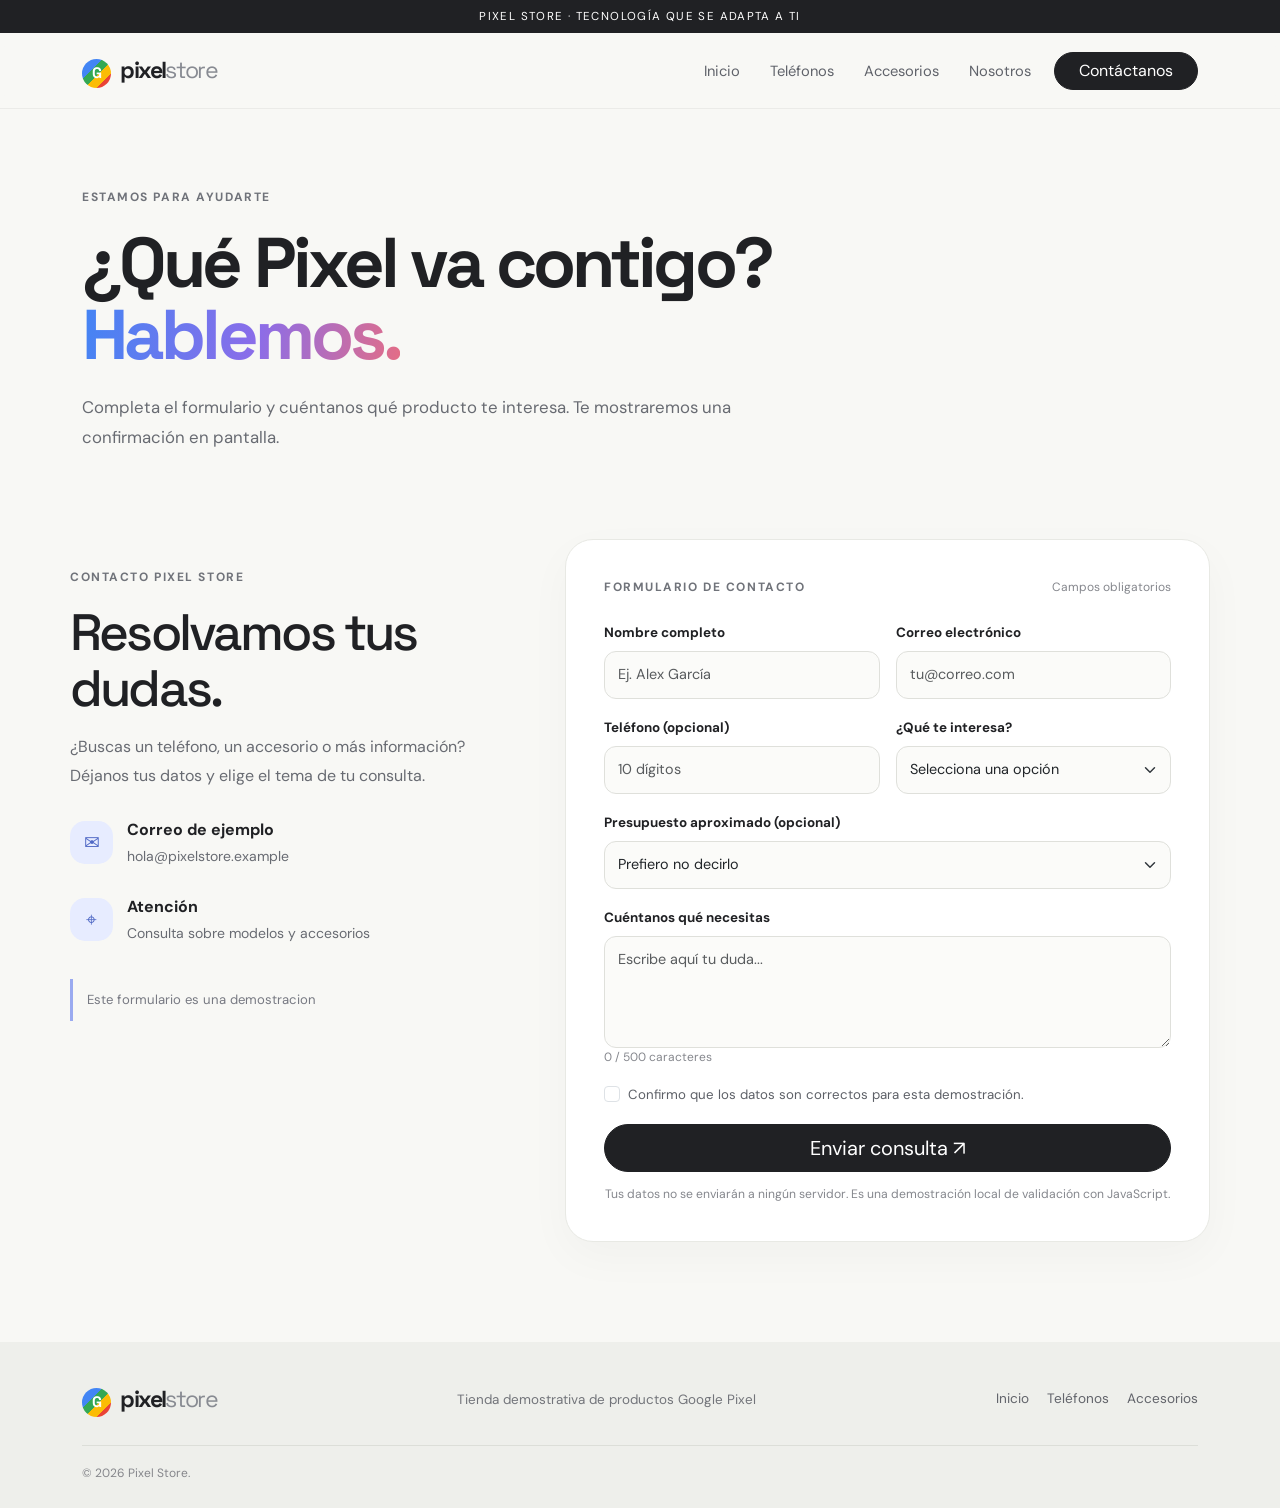
<file: contacto.html>
<!DOCTYPE html>
<html lang="es">
<head>
    <meta charset="UTF-8"><meta name="viewport" content="width=device-width, initial-scale=1.0">
    <title>Pixel Store | Contacto</title>
    <link href="https://cdn.jsdelivr.net/npm/bootstrap@5.3.3/dist/css/bootstrap.min.css" rel="stylesheet">
    <link href="https://fonts.googleapis.com/css2?family=DM+Sans:wght@400;500;700&family=Space+Grotesk:wght@500;600;700&display=swap" rel="stylesheet"><link rel="stylesheet" href="style.css">
</head>
<body>
    <div class="announcement">PIXEL STORE · Tecnología que se adapta a ti</div>
    <header class="site-header"><nav class="navbar navbar-expand-lg"><div class="container">
        <a class="navbar-brand brand" href="index.html"><span class="brand-mark">G</span> pixel<span class="brand-light">store</span></a>
        <button class="navbar-toggler" type="button" data-bs-toggle="collapse" data-bs-target="#menuPrincipal" aria-controls="menuPrincipal" aria-expanded="false" aria-label="Abrir menú"><span class="navbar-toggler-icon"></span></button>
        <div class="collapse navbar-collapse" id="menuPrincipal"><ul class="navbar-nav ms-auto align-items-lg-center">
            <li class="nav-item"><a class="nav-link" href="index.html">Inicio</a></li><li class="nav-item"><a class="nav-link" href="telefonos.html">Teléfonos</a></li><li class="nav-item"><a class="nav-link" href="accesorios.html">Accesorios</a></li><li class="nav-item"><a class="nav-link" href="nosotros.html">Nosotros</a></li><li class="nav-item ms-lg-2"><a class="btn btn-dark rounded-pill px-4 active-button" href="contacto.html">Contáctanos</a></li>
        </ul></div>
    </div></nav></header>
    <div class="page-hero"><div class="container reveal"><span class="eyebrow">Estamos para ayudarte</span><h1>¿Qué Pixel va contigo?<br><span class="gradient-text">Hablemos.</span></h1><p>Completa el formulario y cuéntanos qué producto te interesa. Te mostraremos una confirmación en pantalla.</p></div></div>
    <div class="container contact-layout section-pad pt-3">
        <div class="row g-5">
            <div class="col-lg-5 reveal"><div class="contact-aside"><span class="eyebrow">Contacto Pixel Store</span><h2>Resolvamos tus dudas.</h2><p>¿Buscas un teléfono, un accesorio o más información? Déjanos tus datos y elige el tema de tu consulta.</p><div class="contact-detail"><span class="detail-icon">✉</span><div><strong>Correo de ejemplo</strong><small>hola@pixelstore.example</small></div></div><div class="contact-detail"><span class="detail-icon">⌖</span><div><strong>Atención</strong><small>Consulta sobre modelos y accesorios</small></div></div><div class="contact-note">Este formulario es una demostracion</div></div></div>
            <div class="col-lg-7 reveal"><form id="contactForm" class="contact-form" novalidate>
                <div class="form-top"><span class="eyebrow">Formulario de contacto</span><span class="form-required">Campos obligatorios</span></div>
                <div class="row g-3">
                    <div class="col-md-6"><label for="nombre" class="form-label">Nombre completo </label><input type="text" class="form-control" id="nombre" name="nombre" placeholder="Ej. Alex García" minlength="3" maxlength="60" required><div class="invalid-feedback">Escribe tu nombre (mínimo 3 caracteres).</div></div>
                    <div class="col-md-6"><label for="correo" class="form-label">Correo electrónico </label><input type="email" class="form-control" id="correo" name="correo" placeholder="tu@correo.com" required><div class="invalid-feedback">Escribe un correo válido.</div></div>
                    <div class="col-md-6"><label for="telefono" class="form-label">Teléfono (opcional)</label><input type="tel" class="form-control" id="telefono" name="telefono" placeholder="10 dígitos" pattern="[0-9]{10}"><div class="invalid-feedback">Escribe 10 números o deja el campo vacío.</div></div>
                    <div class="col-md-6"><label for="interes" class="form-label">¿Qué te interesa? </label><select class="form-select" id="interes" name="interes" required><option value="">Selecciona una opción</option><option>Teléfonos Google Pixel</option><option>Serie Pixel Pro</option><option>Accesorios</option><option>Otra consulta</option></select><div class="invalid-feedback">Selecciona un tema.</div></div>
                    <div class="col-12"><label for="presupuesto" class="form-label">Presupuesto aproximado (opcional)</label><select class="form-select" id="presupuesto" name="presupuesto"><option value="">Prefiero no decirlo</option><option>Menos de $8,000 MXN</option><option>$8,000 a $15,000 MXN</option><option>Más de $15,000 MXN</option><option>Solo estoy comparando</option></select></div>
                    <div class="col-12"><label for="mensaje" class="form-label">Cuéntanos qué necesitas </label><textarea class="form-control" id="mensaje" name="mensaje" rows="4" placeholder="Escribe aquí tu duda..." minlength="10" maxlength="500" required></textarea><div class="form-bottom"><div class="invalid-feedback" id="mensajeError">Escribe al menos 10 caracteres.</div><small id="contador">0 / 500 caracteres</small></div></div>
                    <div class="col-12"><div class="form-check"><input class="form-check-input" type="checkbox" id="privacidad" required><label class="form-check-label" for="privacidad">Confirmo que los datos son correctos para esta demostración. </label><div class="invalid-feedback">Debes marcar la casilla para continuar.</div></div></div>
                    <div class="col-12"><button type="submit" class="btn btn-dark btn-lg rounded-pill px-4 w-100">Enviar consulta <span aria-hidden="true">↗</span></button><p class="form-privacy">Tus datos no se enviarán a ningún servidor. Es una demostración local de validación con JavaScript.</p></div>
                </div>
                <div id="formSuccess" class="success-message" role="status" aria-live="polite" hidden><span class="success-check">✓</span><div><strong>¡Formulario validado!</strong><p id="successText">Gracias por contactar a Pixel Store.</p></div></div>
            </form></div>
        </div>
    </div>
    <footer class="site-footer"><div class="container footer-inner"><a class="navbar-brand brand" href="index.html"><span class="brand-mark">G</span> pixel<span class="brand-light">store</span></a><p>Tienda demostrativa de productos Google Pixel</p><div class="footer-links"><a href="index.html">Inicio</a><a href="telefonos.html">Teléfonos</a><a href="accesorios.html">Accesorios</a></div><small>© 2026 Pixel Store.</small></div></footer>
    <script src="https://cdn.jsdelivr.net/npm/bootstrap@5.3.3/dist/js/bootstrap.bundle.min.js"></script><script src="script.js"></script>
</body>
</html>
</file>
<file: style.css>
:root {
    --ink: #202124;
    --muted: #686b72;
    --paper: #f8f8f5;
    --white: #ffffff;
    --line: #e7e7e2;
    --blue: #dfe8ff;
    --mint: #dff4e8;
    --peach: #ffe8dc;
    --lilac: #eee5ff;
    --accent: #5576e8;
    --radius: 26px;
    --shadow: 0 18px 50px rgba(32, 33, 36, 0.08);
}
* { box-sizing: border-box; }
html { scroll-behavior: smooth; }
body { margin: 0; background: var(--paper); color: var(--ink); font-family: "DM Sans", sans-serif; overflow-x: hidden; }
a { text-decoration: none; }
.announcement { background: var(--ink); color: #fff; text-align: center; padding: 8px 12px; font-size: .72rem; letter-spacing: .12em; text-transform: uppercase; }
.site-header { background: rgba(248,248,245,.9); position: sticky; top: 0; z-index: 1000; backdrop-filter: blur(16px); border-bottom: 1px solid rgba(32,33,36,.06); }
.navbar { padding: 15px 0; }
.brand { font-family: "Space Grotesk", sans-serif; font-size: 1.45rem; font-weight: 700; letter-spacing: -.07em; color: var(--ink); }
.brand:hover { color: var(--ink); }
.brand-mark { display: inline-grid; place-items: center; width: 29px; height: 29px; margin-right: 5px; border-radius: 50%; color: white; background: linear-gradient(135deg,#4285f4 0 35%,#34a853 35% 55%,#fbbc05 55% 75%,#ea4335 75%); font-size: .95rem; letter-spacing: 0; }
.brand-light { font-weight: 400; color: #888b92; }
.nav-link { color: #60636a; font-size: .92rem; margin: 0 7px; transition: color .25s ease; }
.nav-link:hover, .nav-link.active { color: var(--ink); }
.btn-dark { background: var(--ink); border-color: var(--ink); transition: transform .25s ease, box-shadow .25s ease, background .25s ease; }
.btn-dark:hover { background: #3b3d42; border-color: #3b3d42; transform: translateY(-2px); box-shadow: 0 10px 22px #20212422; }
.btn-outline-dark { transition: transform .25s ease, background .25s ease; }
.btn-outline-dark:hover { transform: translateY(-2px); }
.hero { padding: 76px 0 84px; overflow: hidden; }
.eyebrow { display: inline-flex; align-items: center; gap: 8px; color: #70737a; font-size: .75rem; font-weight: 700; letter-spacing: .13em; text-transform: uppercase; }
.eyebrow-dot, .status-dot { display: inline-block; width: 8px; height: 8px; border-radius: 50%; background: #34a853; box-shadow: 0 0 0 4px #34a85320; }
h1, h2, h3 { font-family: "Space Grotesk", sans-serif; letter-spacing: -.055em; }
.hero h1 { font-size: clamp(3.2rem, 6vw, 5.7rem); line-height: .99; font-weight: 700; margin: 22px 0; }
.gradient-text { color: #5576e8; background: linear-gradient(100deg,#4285f4,#8b6de9 55%,#e56d84); -webkit-background-clip: text; background-clip: text; -webkit-text-fill-color: transparent; }
.hero-text { max-width: 510px; color: var(--muted); font-size: 1.08rem; line-height: 1.8; }
.hero-proof { display: flex; align-items: center; gap: 12px; margin-top: 36px; }
.proof-icon { display: grid; place-items: center; width: 43px; height: 43px; border-radius: 15px; background: #e7ecff; color: #5576e8; font-size: 1.4rem; }
.hero-proof strong, .hero-proof small { display: block; }
.hero-proof strong { font-size: .9rem; }
.hero-proof small { margin-top: 3px; color: var(--muted); }
.hero-visual { position: relative; min-height: 510px; display: grid; place-items: center; isolation: isolate; }
.hero-visual::before { content: ""; position: absolute; z-index: -2; width: min(100%, 480px); aspect-ratio: 1; border-radius: 42% 58% 55% 45% / 44% 42% 58% 56%; background: linear-gradient(140deg,#dce8ff,#e9e0ff 55%,#fbe7dc); animation: morph 9s ease-in-out infinite alternate; }
.orb { position: absolute; z-index: -1; border-radius: 50%; filter: blur(1px); }
.orb-one { width: 65px; height: 65px; background: #c3e9d3; top: 9%; left: 13%; animation: float 5s ease-in-out infinite; }
.orb-two { width: 34px; height: 34px; background: #ffd8c7; bottom: 16%; right: 8%; animation: float 4s ease-in-out infinite reverse; }
.hero-phone { width: min(70%, 340px); height: 425px; object-fit: cover; object-position: center; border-radius: 38px; transform: rotate(7deg); box-shadow: 0 35px 80px #252b4930; animation: phoneFloat 6s ease-in-out infinite; transition: transform .5s ease; }
.hero-phone:hover { transform: rotate(0deg) scale(1.04); }
.floating-tag { position: absolute; z-index: 2; padding: 12px 16px; border: 1px solid #ffffffa8; border-radius: 15px; background: #ffffffdc; box-shadow: 0 12px 30px #24242412; font-size: .82rem; font-weight: 700; backdrop-filter: blur(12px); animation: float 5s ease-in-out infinite; }
.tag-top { top: 17%; right: 0; }
.tag-bottom { bottom: 16%; left: 0; animation-delay: -2s; }
.visual-caption { position: absolute; bottom: 3%; right: 4%; color: #7d7e8b; font-size: .65rem; font-weight: 700; letter-spacing: .25em; }
.ticker { overflow: hidden; padding: 17px 0; background: #e8edff; color: #4c5b91; }
.ticker-track { display: flex; width: max-content; gap: 48px; animation: ticker 28s linear infinite; font-size: .76rem; font-weight: 700; letter-spacing: .13em; }
.section-pad { padding: 88px 0; }
.section-heading { display: flex; align-items: end; justify-content: space-between; gap: 30px; margin-bottom: 35px; }
.section-heading h2 { font-size: clamp(2.2rem, 4vw, 3.7rem); font-weight: 700; margin: 13px 0 0; line-height: 1.08; }
.muted-heading { color: #a0a1a6; }
.section-heading > p { max-width: 350px; color: var(--muted); line-height: 1.8; margin-bottom: 5px; }
.feature-card { min-height: 265px; height: 100%; border-radius: var(--radius); padding: 28px; position: relative; overflow: hidden; transition: transform .35s ease, box-shadow .35s ease; }
.feature-card:hover { transform: translateY(-8px); box-shadow: var(--shadow); }
.feature-lilac { background: var(--lilac); }
.feature-mint { background: var(--mint); }
.feature-peach { background: var(--peach); }
.feature-icon { display: grid; place-items: center; width: 48px; height: 48px; border-radius: 16px; background: #ffffffa6; font-size: 1.5rem; margin-bottom: 30px; }
.feature-card h3 { font-size: 1.45rem; font-weight: 700; }
.feature-card p { color: #62636a; max-width: 300px; line-height: 1.7; font-size: .95rem; }
.card-arrow { position: absolute; right: 25px; bottom: 22px; font-size: 1.2rem; }
.spotlight { padding: 0 0 90px; }
.spotlight-box { display: flex; min-height: 390px; background: #202124; color: white; border-radius: 32px; overflow: hidden; }
.spotlight-copy { flex: 1; padding: clamp(30px, 6vw, 70px); align-self: center; }
.spotlight-copy .eyebrow { color: #b8c6ff; }
.spotlight-copy h2 { font-size: clamp(2.4rem, 4.4vw, 4.2rem); line-height: 1.04; margin: 20px 0; }
.spotlight-copy p { color: #c2c3c8; max-width: 420px; line-height: 1.8; margin-bottom: 25px; }
.spotlight-art { position: relative; flex: .85; min-height: 340px; display: grid; place-items: center; overflow: hidden; }
.spotlight-circle { position: absolute; width: 370px; height: 370px; border-radius: 50%; background: linear-gradient(140deg,#c7d7ff,#b8e9d3); }
.spotlight-art img { position: relative; width: 55%; height: 300px; object-fit: cover; border-radius: 30px; transform: rotate(9deg); box-shadow: 0 25px 60px #0005; transition: transform .5s ease; }
.spotlight-box:hover .spotlight-art img { transform: rotate(0) scale(1.04); }
.site-footer { background: #eeefeb; padding: 40px 0 26px; }
.footer-inner { display: flex; align-items: center; justify-content: space-between; gap: 20px; flex-wrap: wrap; }
.footer-inner p { color: #72747a; font-size: .84rem; margin: 0; }
.footer-links { display: flex; gap: 18px; font-size: .85rem; }
.footer-links a { color: #62646b; }
.footer-links a:hover { color: var(--ink); }
.footer-inner small { flex-basis: 100%; color: #85868b; font-size: .75rem; border-top: 1px solid #dcded8; padding-top: 18px; margin-top: 8px; }
.page-hero { padding: 75px 0 55px; }
.page-hero h1 { font-size: clamp(2.8rem, 5.5vw, 5rem); line-height: 1.02; font-weight: 700; margin: 20px 0; }
.page-hero p { color: var(--muted); max-width: 650px; font-size: 1.05rem; line-height: 1.8; }
.catalog-toolbar { display: flex; justify-content: space-between; align-items: end; gap: 25px; margin-bottom: 30px; }
.catalog-toolbar h2 { font-size: 2.4rem; margin: 8px 0 0; }
.filter-pills { display: flex; flex-wrap: wrap; gap: 8px; }
.filter-btn { border: 1px solid #d9dad5; background: transparent; color: #5f6269; padding: 9px 16px; border-radius: 100px; font: inherit; font-size: .84rem; transition: all .25s ease; }
.filter-btn:hover, .filter-btn.active { background: var(--ink); border-color: var(--ink); color: white; }
.product-card { height: 100%; background: white; border: 1px solid #ecece8; border-radius: 25px; overflow: hidden; transition: transform .35s ease, box-shadow .35s ease; }
.product-card:hover { transform: translateY(-8px); box-shadow: var(--shadow); }
.product-image { height: 290px; position: relative; display: grid; place-items: center; overflow: hidden; }
.product-image-lilac { background: #eee5ff; }
.product-image-mint { background: #dff4e8; }
.product-image-peach { background: #ffe8dc; }
.product-image img { width: 57%; height: 225px; object-fit: cover; border-radius: 25px; box-shadow: 0 20px 40px #20212420; transform: rotate(5deg); transition: transform .5s ease; }
.product-card:hover .product-image img { transform: rotate(0) scale(1.07); }
.product-badge { position: absolute; top: 17px; left: 17px; z-index: 2; background: #ffffffd9; padding: 7px 11px; border-radius: 50px; font-size: .7rem; font-weight: 700; }
.quick-view { position: absolute; bottom: 16px; right: 16px; border: 0; border-radius: 100px; background: #202124; color: white; padding: 9px 13px; font-size: .78rem; transform: translateY(60px); opacity: 0; transition: all .3s ease; }
.product-card:hover .quick-view, .quick-view:focus { transform: translateY(0); opacity: 1; }
.product-info { padding: 23px; }
.product-type { color: #85878d; font-size: .68rem; letter-spacing: .13em; font-weight: 700; }
.product-info h3 { font-size: 1.45rem; font-weight: 700; margin: 10px 0; }
.product-info p { min-height: 74px; color: var(--muted); font-size: .9rem; line-height: 1.7; }
.product-bottom { display: flex; justify-content: space-between; align-items: center; gap: 10px; border-top: 1px solid #eee; padding-top: 15px; }
.product-price { font-size: .8rem; font-weight: 700; }
.text-link { color: #425fca; font-size: .85rem; font-weight: 700; }
.text-link span { display: inline-block; transition: transform .25s ease; }
.text-link:hover span { transform: translate(3px,-3px); }
.note-banner { display: flex; align-items: start; gap: 13px; padding: 18px 20px; margin-top: 30px; border-radius: 18px; background: #eef0f8; }
.note-symbol { display: grid; place-items: center; flex: 0 0 24px; width: 24px; height: 24px; border-radius: 50%; background: #d8e1ff; color: #415cba; font-weight: 700; }
.note-banner p { color: #626779; font-size: .84rem; line-height: 1.6; margin: 1px 0 0; }
.accessory-card { background: white; border: 1px solid #ecece8; border-radius: 26px; overflow: hidden; height: 100%; transition: transform .35s ease, box-shadow .35s ease; }
.accessory-card:hover { transform: translateY(-6px); box-shadow: var(--shadow); }
.accessory-photo { height: 260px; overflow: hidden; background: #e9edff; }
.accessory-photo img { width: 100%; height: 100%; object-fit: cover; transition: transform .7s cubic-bezier(.2,.7,.2,1); }
.accessory-card:hover .accessory-photo img { transform: scale(1.08); }
.accessory-copy { padding: 26px; }
.accessory-copy h2 { font-size: 1.7rem; margin: 10px 0; }
.accessory-copy p { color: var(--muted); line-height: 1.75; }
.accessory-copy .text-link { display: inline-block; margin-top: 8px; }
.about-image { position: relative; border-radius: 28px; overflow: hidden; min-height: 390px; background: #e1e9ff; }
.about-image img { width: 100%; height: 420px; object-fit: cover; transition: transform .8s ease; }
.about-image:hover img { transform: scale(1.05); }
.about-sticker { position: absolute; bottom: 22px; left: 22px; padding: 17px 21px; border-radius: 17px; background: #ffffffdf; backdrop-filter: blur(12px); }
.about-sticker strong, .about-sticker span { display: block; }
.about-sticker span { font-size: .8rem; color: var(--muted); margin-top: 3px; }
.display-heading { font-size: clamp(2.3rem, 4vw, 3.6rem); line-height: 1.08; margin: 15px 0 22px; }
.body-copy { color: var(--muted); line-height: 1.85; }
.values-wrap { padding-top: 85px; }
.value-card { background: white; border: 1px solid #ecece8; border-radius: 22px; padding: 25px; height: 100%; transition: transform .3s ease; }
.value-card:hover { transform: translateY(-5px); }
.value-card > span { color: #6e83d6; font-size: .8rem; font-weight: 700; }
.value-card h3 { font-size: 1.35rem; margin: 20px 0 8px; }
.value-card p { color: var(--muted); line-height: 1.7; font-size: .9rem; margin: 0; }
.contact-layout { padding-bottom: 100px; }
.contact-aside { padding: 25px 12px 25px 0; }
.contact-aside h2 { font-size: clamp(2.3rem, 4vw, 3.4rem); line-height: 1.08; margin: 17px 0; }
.contact-aside > p { color: var(--muted); line-height: 1.8; max-width: 410px; }
.contact-detail { display: flex; align-items: center; gap: 14px; margin-top: 28px; }
.detail-icon { display: grid; place-items: center; width: 43px; height: 43px; border-radius: 15px; background: #e7ecff; color: #4f68c5; font-size: 1.2rem; }
.contact-detail strong, .contact-detail small { display: block; }
.contact-detail small { color: var(--muted); margin-top: 4px; }
.contact-note { border-left: 3px solid #9aaaf0; padding: 10px 0 10px 14px; color: #777982; font-size: .82rem; line-height: 1.65; margin-top: 35px; }
.contact-form { background: white; border: 1px solid #e8e9e4; border-radius: 28px; padding: clamp(22px, 4vw, 38px); box-shadow: 0 15px 45px #20212408; }
.form-top { display: flex; align-items: center; justify-content: space-between; flex-wrap: wrap; gap: 10px; margin-bottom: 24px; }
.form-required { font-size: .75rem; color: #85878d; }
.form-label { font-size: .84rem; font-weight: 700; margin-bottom: 8px; }
.form-control, .form-select { border: 1px solid #dfe0db; border-radius: 12px; padding: 12px 13px; background-color: #fbfbf9; font-family: inherit; font-size: .9rem; }
.form-control:focus, .form-select:focus { border-color: #8da1ed; box-shadow: 0 0 0 .2rem #8da1ed2b; background: white; }
.form-check-label { font-size: .83rem; color: #5d6067; }
.form-check-input:checked { background-color: #5576e8; border-color: #5576e8; }
.form-bottom { display: flex; justify-content: space-between; align-items: center; gap: 10px; }
.form-bottom small { color: #85878d; font-size: .75rem; }
.form-privacy { color: #85878d; text-align: center; font-size: .76rem; margin: 13px 0 0; }
.success-message { display: flex; gap: 12px; align-items: start; padding: 16px; margin-top: 20px; border-radius: 15px; background: #e3f5e8; color: #225a32; animation: popIn .35s ease both; }
.success-check { display: grid; place-items: center; flex: 0 0 28px; width: 28px; height: 28px; background: #c6ebd0; border-radius: 50%; font-weight: 700; }
.success-message p { font-size: .85rem; margin: 4px 0 0; }
.toast-message { position: fixed; bottom: 20px; right: 20px; z-index: 2000; max-width: min(340px, calc(100vw - 40px)); padding: 15px 18px; background: #202124; color: white; border-radius: 15px; box-shadow: var(--shadow); opacity: 0; transform: translateY(15px); pointer-events: none; transition: all .3s ease; font-size: .9rem; }
.toast-message.show { opacity: 1; transform: translateY(0); }
.product-item.is-hidden { display: none; }
.reveal { opacity: 0; transform: translateY(22px); transition: opacity .7s ease, transform .7s cubic-bezier(.2,.7,.2,1); }
.reveal.visible { opacity: 1; transform: translateY(0); }
@keyframes float { 0%,100% { transform: translateY(0); } 50% { transform: translateY(-13px); } }
@keyframes phoneFloat { 0%,100% { transform: translateY(0) rotate(7deg); } 50% { transform: translateY(-13px) rotate(4deg); } }
@keyframes morph { 0% { border-radius: 42% 58% 55% 45% / 44% 42% 58% 56%; transform: rotate(-4deg) scale(.98); } 100% { border-radius: 58% 42% 42% 58% / 55% 57% 43% 45%; transform: rotate(5deg) scale(1.03); } }
@keyframes ticker { from { transform: translateX(0); } to { transform: translateX(-50%); } }
@keyframes popIn { from { opacity: 0; transform: translateY(8px); } to { opacity: 1; transform: translateY(0); } }
@media (max-width: 991px) {
    .navbar-nav { align-items: stretch !important; padding-top: 15px; }
    .nav-link { padding: 9px 0; }
    .hero { padding-top: 45px; }
    .hero-visual { min-height: 430px; }
    .hero-phone { height: 350px; }
    .tag-top { right: 3%; }
    .tag-bottom { left: 3%; }
    .spotlight-box { flex-direction: column; }
    .spotlight-art { min-height: 290px; }
    .spotlight-circle { width: 280px; height: 280px; }
    .spotlight-art img { height: 230px; width: 42%; }
}
@media (max-width: 767px) {
    .section-pad { padding: 62px 0; }
    .hero { padding: 48px 0 60px; }
    .hero h1 { font-size: clamp(3rem, 13vw, 4.4rem); }
    .hero-visual { min-height: 380px; margin-top: 5px; }
    .hero-phone { height: 315px; width: 65%; }
    .floating-tag { font-size: .72rem; padding: 10px 12px; }
    .section-heading { display: block; }
    .section-heading > p { margin-top: 20px; }
    .catalog-toolbar { display: block; }
    .filter-pills { margin-top: 20px; }
    .product-image { height: 270px; }
    .quick-view { transform: translateY(0); opacity: 1; }
    .page-hero { padding: 55px 0 35px; }
    .about-image img { height: 320px; }
    .about-image { min-height: 320px; }
    .contact-aside { padding-right: 0; }
    .footer-inner { align-items: flex-start; flex-direction: column; }
    .footer-inner small { width: 100%; }
}
@media (prefers-reduced-motion: reduce) {
    *, *::before, *::after { animation-duration: .01ms !important; animation-iteration-count: 1 !important; scroll-behavior: auto !important; transition-duration: .01ms !important; }
    .reveal { opacity: 1; transform: none; }
}
</file>
